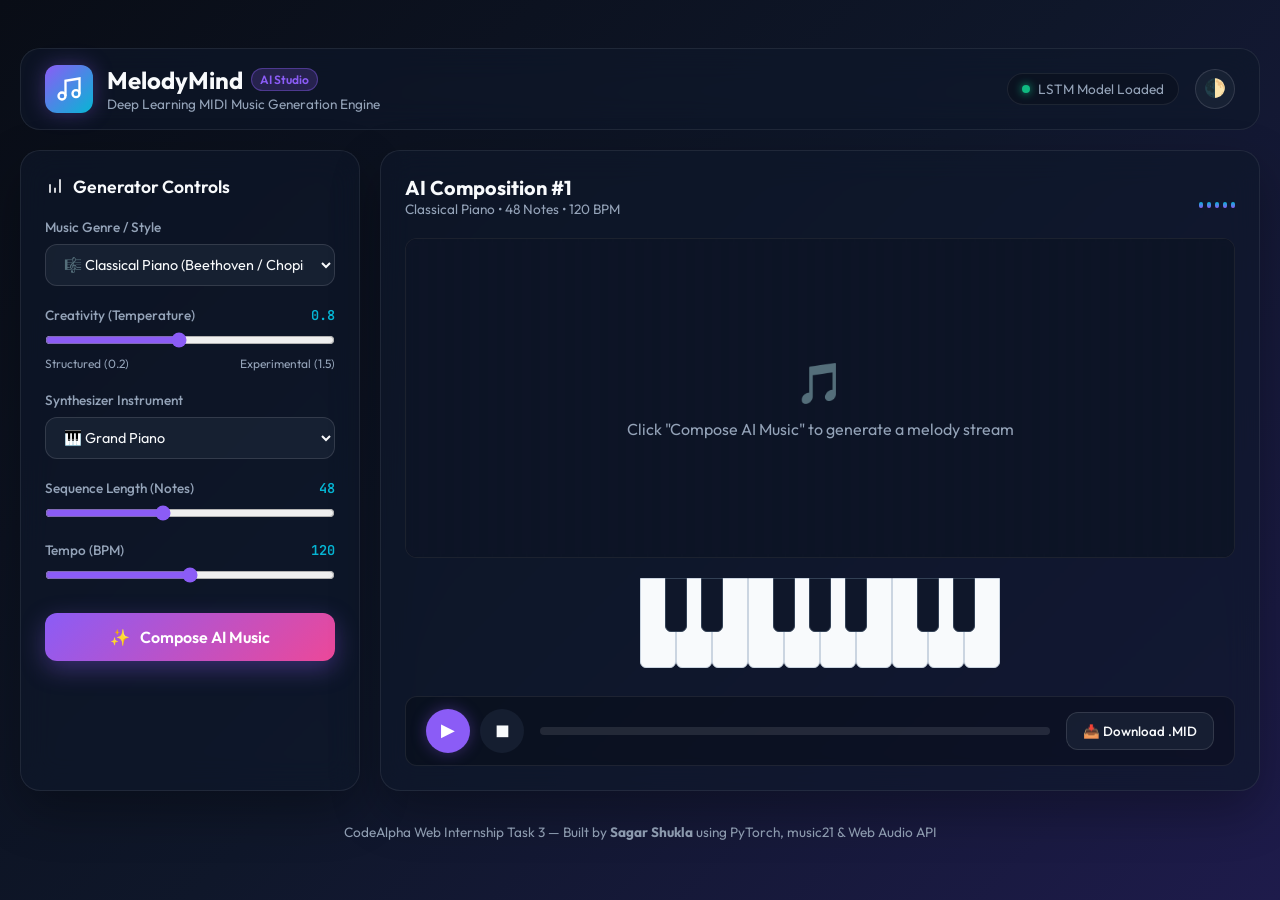
<file: CodeAlpha_Music_Generation_with_AI/index.html>
<!DOCTYPE html>
<html lang="en">
<head>
    <meta charset="UTF-8">
    <meta name="viewport" content="width=device-width, initial-scale=1.0">
    <title>MelodyMind AI - Conversational Music Generation Studio</title>
    <meta name="description" content="Generate, visualize, and compose original AI music using Deep Learning LSTM Neural Networks and Web Audio API synthesis.">
    <!-- Vercel Static Web Deployment Build -->
    
    <!-- Google Fonts -->
    <link rel="preconnect" href="https://fonts.googleapis.com">
    <link rel="preconnect" href="https://fonts.gstatic.com" crossorigin>
    <link href="https://fonts.googleapis.com/css2?family=Outfit:wght@300;400;500;600;700&family=JetBrains+Mono:wght@400;600&display=swap" rel="stylesheet">
    
    <link rel="stylesheet" href="style.css">
</head>
<body class="dark-theme">
    <div class="app-container">
        <!-- Header -->
        <header class="app-header">
            <div class="header-brand">
                <div class="brand-icon">
                    <svg viewBox="0 0 24 24" width="28" height="28" fill="none" stroke="currentColor" stroke-width="2">
                        <path d="M9 18V5l12-2v13B"/>
                        <circle cx="6" cy="18" r="3"/>
                        <circle cx="18" cy="16" r="3"/>
                    </svg>
                </div>
                <div>
                    <h1>MelodyMind <span class="badge-tag">AI Studio</span></h1>
                    <p class="subtitle">Deep Learning MIDI Music Generation Engine</p>
                </div>
            </div>

            <div class="header-actions">
                <div class="status-indicator">
                    <span class="status-dot green"></span>
                    <span id="model-status-text">LSTM Model Loaded</span>
                </div>
                <button id="btn-toggle-theme" class="icon-btn" title="Toggle Light/Dark Theme">🌓</button>
            </div>
        </header>

        <!-- Main Workspace -->
        <main class="workspace-grid">
            <!-- Sidebar Controls -->
            <aside class="sidebar-panel glass-card">
                <h2 class="panel-title">
                    <svg viewBox="0 0 24 24" width="20" height="20" fill="none" stroke="currentColor" stroke-width="2"><path d="M12 20v-6M6 20V10M18 20V4"/></svg>
                    Generator Controls
                </h2>

                <div class="control-group">
                    <label for="genre-select">Music Genre / Style</label>
                    <select id="genre-select" class="custom-select">
                        <option value="classical">🎼 Classical Piano (Beethoven / Chopin)</option>
                        <option value="jazz">🎷 Jazz Quartet (Swing & 7th Chords)</option>
                        <option value="ambient">🌌 Ambient & Lo-Fi (Arpeggiated Pads)</option>
                        <option value="synthwave">⚡ Synthwave & Cyberpunk</option>
                    </select>
                </div>

                <div class="control-group">
                    <label for="temp-slider">
                        <span>Creativity (Temperature)</span>
                        <span id="temp-value" class="slider-value">0.8</span>
                    </label>
                    <input type="range" id="temp-slider" min="0.2" max="1.5" step="0.1" value="0.8" class="custom-slider">
                    <div class="slider-hint">
                        <span>Structured (0.2)</span>
                        <span>Experimental (1.5)</span>
                    </div>
                </div>

                <div class="control-group">
                    <label for="instrument-select">Synthesizer Instrument</label>
                    <select id="instrument-select" class="custom-select">
                        <option value="piano">🎹 Grand Piano</option>
                        <option value="synth">⚡ Lead Synthesizer</option>
                        <option value="organ">⛪ Church Organ</option>
                        <option value="marimba">🪵 Marimba / Percussive</option>
                    </select>
                </div>

                <div class="control-group">
                    <label for="length-slider">
                        <span>Sequence Length (Notes)</span>
                        <span id="length-value" class="slider-value">48</span>
                    </label>
                    <input type="range" id="length-slider" min="16" max="96" step="8" value="48" class="custom-slider">
                </div>

                <div class="control-group">
                    <label for="tempo-slider">
                        <span>Tempo (BPM)</span>
                        <span id="tempo-value" class="slider-value">120</span>
                    </label>
                    <input type="range" id="tempo-slider" min="60" max="180" step="5" value="120" class="custom-slider">
                </div>

                <!-- Action Button -->
                <button id="btn-generate" class="primary-btn glow-btn">
                    <span class="btn-icon">✨</span>
                    <span>Compose AI Music</span>
                </button>
            </aside>

            <!-- Center Stage: Visualizer & Piano Roll -->
            <section class="stage-panel glass-card">
                <!-- Visualizer Display -->
                <div class="visualizer-header">
                    <div class="track-info">
                        <h3 id="current-track-title">AI Composition #1</h3>
                        <p id="current-track-meta">Classical Piano • 48 Notes • 120 BPM</p>
                    </div>

                    <!-- Equalizer Animation -->
                    <div class="equalizer-bars" id="equalizer">
                        <span></span><span></span><span></span><span></span><span></span>
                    </div>
                </div>

                <!-- Piano Roll Canvas -->
                <div class="canvas-container">
                    <canvas id="piano-roll-canvas" width="800" height="320"></canvas>
                    <div id="visualizer-overlay" class="canvas-overlay">
                        <div class="pulse-icon">🎵</div>
                        <p>Click "Compose AI Music" to generate a melody stream</p>
                    </div>
                </div>

                <!-- Interactive Synthesizer Keyboard -->
                <div class="keyboard-wrapper">
                    <div id="piano-keyboard" class="piano-keyboard">
                        <!-- Keys generated by JS -->
                    </div>
                </div>

                <!-- Playback Controls Bar -->
                <div class="playback-bar">
                    <div class="playback-buttons">
                        <button id="btn-play" class="control-btn play-btn" title="Play Melody">
                            <span class="play-icon">▶</span>
                        </button>
                        <button id="btn-stop" class="control-btn" title="Stop">
                            <span>◼</span>
                        </button>
                    </div>

                    <div class="progress-bar-container">
                        <div id="playback-progress" class="progress-fill"></div>
                    </div>

                    <div class="download-actions">
                        <button id="btn-download-midi" class="secondary-btn">
                            <span>📥 Download .MID</span>
                        </button>
                    </div>
                </div>
            </section>
        </main>

        <!-- Footer -->
        <footer class="app-footer">
            <p>CodeAlpha Web Internship Task 3 — Built by <strong>Sagar Shukla</strong> using PyTorch, music21 & Web Audio API</p>
        </footer>
    </div>

    <!-- Web Audio & App Scripts -->
    <script src="app.js"></script>
</body>
</html>
</file>
<file: CodeAlpha_Music_Generation_with_AI/style.css>
/* ==========================================================================
   MelodyMind AI Studio - Glassmorphic CSS Styling & Theme Tokens
   ========================================================================== */

:root {
    --bg-gradient: linear-gradient(135deg, #090d16 0%, #0f172a 50%, #1e1b4b 100%);
    --panel-bg: rgba(15, 23, 42, 0.65);
    --panel-border: rgba(255, 255, 255, 0.08);
    --glass-blur: blur(16px);
    
    --primary-purple: #8b5cf6;
    --primary-cyan: #06b6d4;
    --primary-pink: #ec4899;
    --accent-glow: rgba(139, 92, 246, 0.35);
    
    --text-main: #f8fafc;
    --text-muted: #94a3b8;
    --input-bg: rgba(30, 41, 59, 0.6);
    --input-border: rgba(255, 255, 255, 0.12);
    
    --font-heading: 'Outfit', sans-serif;
    --font-mono: 'JetBrains Mono', monospace;
    --radius-lg: 20px;
    --radius-md: 12px;
    --radius-sm: 8px;
}

body.light-theme {
    --bg-gradient: linear-gradient(135deg, #f1f5f9 0%, #e2e8f0 50%, #ddd6fe 100%);
    --panel-bg: rgba(255, 255, 255, 0.75);
    --panel-border: rgba(0, 0, 0, 0.08);
    --text-main: #0f172a;
    --text-muted: #64748b;
    --input-bg: rgba(255, 255, 255, 0.9);
    --input-border: rgba(0, 0, 0, 0.15);
}

* {
    margin: 0;
    padding: 0;
    box-sizing: border-box;
}

body {
    font-family: var(--font-heading);
    background: var(--bg-gradient);
    color: var(--text-main);
    min-height: 100vh;
    display: flex;
    justify-content: center;
    align-items: center;
    padding: 20px;
    overflow-x: hidden;
}

.app-container {
    width: 100%;
    max-width: 1320px;
    display: flex;
    flex-direction: column;
    gap: 20px;
}

/* Glassmorphism Cards */
.glass-card {
    background: var(--panel-bg);
    backdrop-filter: var(--glass-blur);
    -webkit-backdrop-filter: var(--glass-blur);
    border: 1px solid var(--panel-border);
    border-radius: var(--radius-lg);
    box-shadow: 0 20px 50px rgba(0, 0, 0, 0.3);
}

/* App Header */
.app-header {
    display: flex;
    justify-content: space-between;
    align-items: center;
    padding: 16px 24px;
    background: var(--panel-bg);
    backdrop-filter: var(--glass-blur);
    border: 1px solid var(--panel-border);
    border-radius: var(--radius-lg);
}

.header-brand {
    display: flex;
    align-items: center;
    gap: 14px;
}

.brand-icon {
    width: 48px;
    height: 48px;
    border-radius: var(--radius-md);
    background: linear-gradient(135deg, var(--primary-purple), var(--primary-cyan));
    display: flex;
    align-items: center;
    justify-content: center;
    color: #fff;
    box-shadow: 0 0 20px var(--accent-glow);
}

.header-brand h1 {
    font-size: 1.5rem;
    font-weight: 700;
    display: flex;
    align-items: center;
    gap: 8px;
}

.badge-tag {
    font-size: 0.75rem;
    padding: 3px 8px;
    border-radius: 20px;
    background: rgba(139, 92, 246, 0.2);
    color: var(--primary-purple);
    border: 1px solid rgba(139, 92, 246, 0.4);
    font-weight: 600;
}

.subtitle {
    font-size: 0.85rem;
    color: var(--text-muted);
}

.header-actions {
    display: flex;
    align-items: center;
    gap: 16px;
}

.status-indicator {
    display: flex;
    align-items: center;
    gap: 8px;
    font-size: 0.85rem;
    color: var(--text-muted);
    background: rgba(0, 0, 0, 0.2);
    padding: 6px 14px;
    border-radius: 30px;
    border: 1px solid var(--panel-border);
}

.status-dot {
    width: 8px;
    height: 8px;
    border-radius: 50%;
}

.status-dot.green {
    background: #10b981;
    box-shadow: 0 0 8px #10b981;
}

.icon-btn {
    background: var(--input-bg);
    border: 1px solid var(--input-border);
    color: var(--text-main);
    width: 40px;
    height: 40px;
    border-radius: 50%;
    cursor: pointer;
    font-size: 1.1rem;
    transition: all 0.2s ease;
}

.icon-btn:hover {
    transform: scale(1.08);
    border-color: var(--primary-purple);
}

/* Workspace Grid Layout */
.workspace-grid {
    display: grid;
    grid-template-columns: 340px 1fr;
    gap: 20px;
}

/* Sidebar Controls Panel */
.sidebar-panel {
    padding: 24px;
    display: flex;
    flex-direction: column;
    gap: 20px;
}

.panel-title {
    font-size: 1.1rem;
    font-weight: 600;
    display: flex;
    align-items: center;
    gap: 8px;
    color: var(--text-main);
}

.control-group {
    display: flex;
    flex-direction: column;
    gap: 8px;
}

.control-group label {
    font-size: 0.85rem;
    font-weight: 500;
    color: var(--text-muted);
    display: flex;
    justify-content: space-between;
}

.slider-value {
    font-family: var(--font-mono);
    color: var(--primary-cyan);
    font-weight: 600;
}

.custom-select {
    width: 100%;
    padding: 10px 14px;
    background: var(--input-bg);
    border: 1px solid var(--input-border);
    border-radius: var(--radius-md);
    color: var(--text-main);
    font-family: var(--font-heading);
    font-size: 0.9rem;
    outline: none;
    cursor: pointer;
    transition: all 0.2s;
}

.custom-select:focus {
    border-color: var(--primary-purple);
    box-shadow: 0 0 12px var(--accent-glow);
}

.custom-slider {
    width: 100%;
    accent-color: var(--primary-purple);
    cursor: pointer;
}

.slider-hint {
    display: flex;
    justify-content: space-between;
    font-size: 0.75rem;
    color: var(--text-muted);
}

.primary-btn {
    background: linear-gradient(135deg, var(--primary-purple), var(--primary-pink));
    border: none;
    color: #fff;
    font-family: var(--font-heading);
    font-size: 1rem;
    font-weight: 600;
    padding: 14px;
    border-radius: var(--radius-md);
    cursor: pointer;
    display: flex;
    align-items: center;
    justify-content: center;
    gap: 10px;
    transition: all 0.3s ease;
    margin-top: 10px;
}

.glow-btn {
    box-shadow: 0 8px 25px var(--accent-glow);
}

.primary-btn:hover {
    transform: translateY(-2px);
    box-shadow: 0 12px 30px rgba(236, 72, 153, 0.4);
}

/* Stage Panel & Piano Roll */
.stage-panel {
    padding: 24px;
    display: flex;
    flex-direction: column;
    gap: 20px;
}

.visualizer-header {
    display: flex;
    justify-content: space-between;
    align-items: center;
}

.track-info h3 {
    font-size: 1.25rem;
    font-weight: 700;
}

.track-info p {
    font-size: 0.85rem;
    color: var(--text-muted);
}

/* Animated Equalizer */
.equalizer-bars {
    display: flex;
    align-items: flex-end;
    gap: 4px;
    height: 24px;
}

.equalizer-bars span {
    width: 4px;
    height: 100%;
    background: linear-gradient(to top, var(--primary-purple), var(--primary-cyan));
    border-radius: 2px;
    animation: bounce 1.2s ease-in-out infinite alternate;
}

.equalizer-bars span:nth-child(1) { animation-delay: 0.1s; }
.equalizer-bars span:nth-child(2) { animation-delay: 0.3s; }
.equalizer-bars span:nth-child(3) { animation-delay: 0.2s; }
.equalizer-bars span:nth-child(4) { animation-delay: 0.4s; }
.equalizer-bars span:nth-child(5) { animation-delay: 0.15s; }

@keyframes bounce {
    0% { height: 4px; }
    100% { height: 24px; }
}

.equalizer-bars.paused span {
    animation-play-state: paused;
    height: 6px;
}

/* Canvas Container */
.canvas-container {
    position: relative;
    width: 100%;
    height: 320px;
    background: rgba(10, 15, 29, 0.85);
    border-radius: var(--radius-md);
    border: 1px solid var(--panel-border);
    overflow: hidden;
}

#piano-roll-canvas {
    width: 100%;
    height: 100%;
    display: block;
}

.canvas-overlay {
    position: absolute;
    top: 0;
    left: 0;
    width: 100%;
    height: 100%;
    display: flex;
    flex-direction: column;
    align-items: center;
    justify-content: center;
    background: rgba(15, 23, 42, 0.7);
    backdrop-filter: blur(4px);
    color: var(--text-muted);
    gap: 12px;
    transition: opacity 0.4s ease;
}

.canvas-overlay.hidden {
    opacity: 0;
    pointer-events: none;
}

.pulse-icon {
    font-size: 2.5rem;
    animation: pulse 2s infinite;
}

@keyframes pulse {
    0% { transform: scale(1); opacity: 0.8; }
    50% { transform: scale(1.15); opacity: 1; }
    100% { transform: scale(1); opacity: 0.8; }
}

/* Piano Keyboard UI */
.keyboard-wrapper {
    overflow-x: auto;
    padding-bottom: 8px;
}

.piano-keyboard {
    display: flex;
    height: 90px;
    justify-content: center;
    position: relative;
    user-select: none;
}

.piano-key {
    border-radius: 0 0 6px 6px;
    cursor: pointer;
    transition: background 0.1s, transform 0.1s;
    position: relative;
}

.piano-key.white {
    width: 36px;
    height: 100%;
    background: #f8fafc;
    border: 1px solid #cbd5e1;
    z-index: 1;
}

.piano-key.white:hover {
    background: #e2e8f0;
}

.piano-key.white.active {
    background: var(--primary-cyan);
    transform: translateY(2px);
}

.piano-key.black {
    width: 22px;
    height: 60%;
    background: #0f172a;
    border: 1px solid #334155;
    margin-left: -11px;
    margin-right: -11px;
    z-index: 2;
}

.piano-key.black:hover {
    background: #334155;
}

.piano-key.black.active {
    background: var(--primary-pink);
    transform: translateY(2px);
}

/* Playback Bar */
.playback-bar {
    display: flex;
    align-items: center;
    justify-content: space-between;
    gap: 16px;
    background: rgba(0, 0, 0, 0.25);
    padding: 12px 20px;
    border-radius: var(--radius-md);
    border: 1px solid var(--panel-border);
}

.playback-buttons {
    display: flex;
    gap: 10px;
}

.control-btn {
    width: 44px;
    height: 44px;
    border-radius: 50%;
    border: none;
    background: var(--input-bg);
    color: var(--text-main);
    cursor: pointer;
    font-size: 1.1rem;
    display: flex;
    align-items: center;
    justify-content: center;
    transition: all 0.2s ease;
}

.play-btn {
    background: var(--primary-purple);
    color: #fff;
    box-shadow: 0 0 15px var(--accent-glow);
}

.control-btn:hover {
    transform: scale(1.08);
}

.progress-bar-container {
    flex: 1;
    height: 8px;
    background: rgba(255, 255, 255, 0.1);
    border-radius: 4px;
    overflow: hidden;
    cursor: pointer;
}

.progress-fill {
    width: 0%;
    height: 100%;
    background: linear-gradient(to right, var(--primary-purple), var(--primary-cyan));
    transition: width 0.1s linear;
}

.secondary-btn {
    background: var(--input-bg);
    border: 1px solid var(--input-border);
    color: var(--text-main);
    font-family: var(--font-heading);
    padding: 10px 16px;
    border-radius: var(--radius-md);
    font-weight: 500;
    cursor: pointer;
    transition: all 0.2s;
}

.secondary-btn:hover {
    border-color: var(--primary-cyan);
    color: var(--primary-cyan);
}

/* Footer */
.app-footer {
    text-align: center;
    font-size: 0.85rem;
    color: var(--text-muted);
    padding: 12px;
}

/* Responsive */
@media (max-width: 900px) {
    .workspace-grid {
        grid-template-columns: 1fr;
    }
}
</file>
